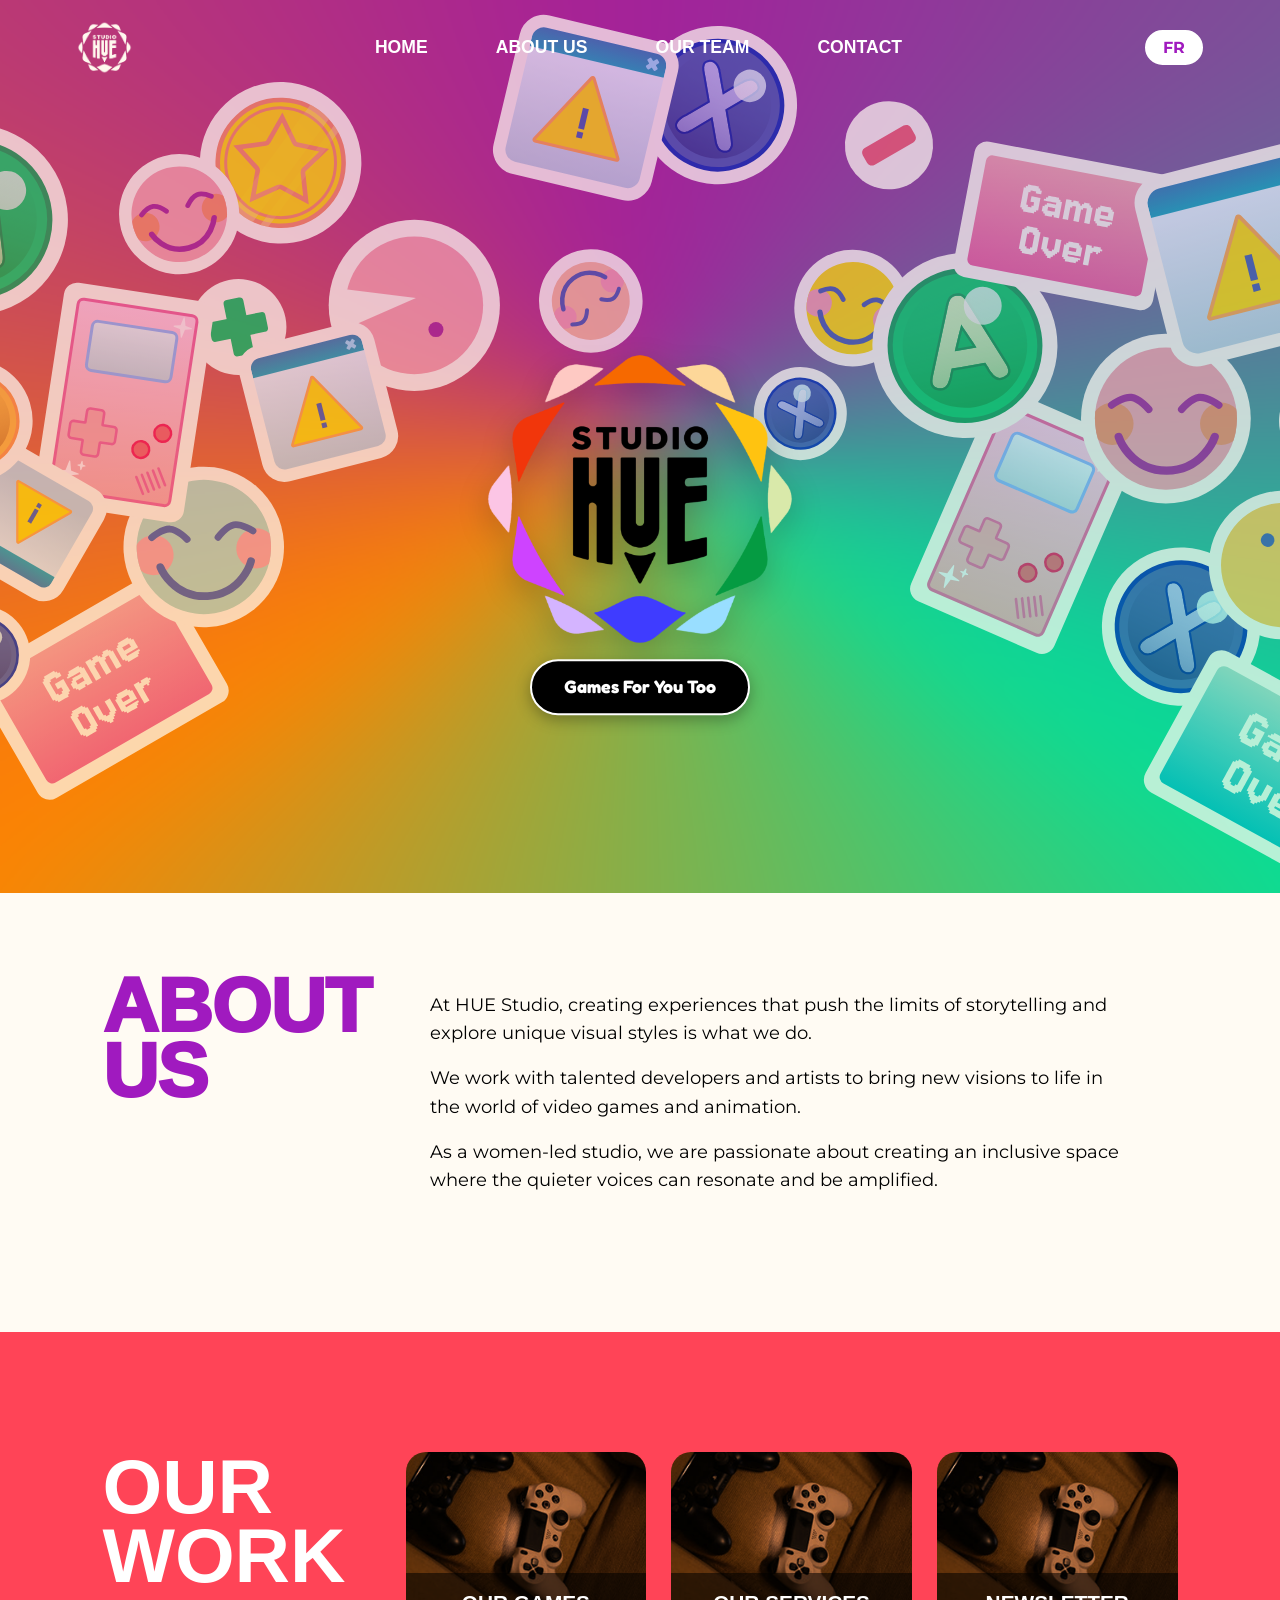
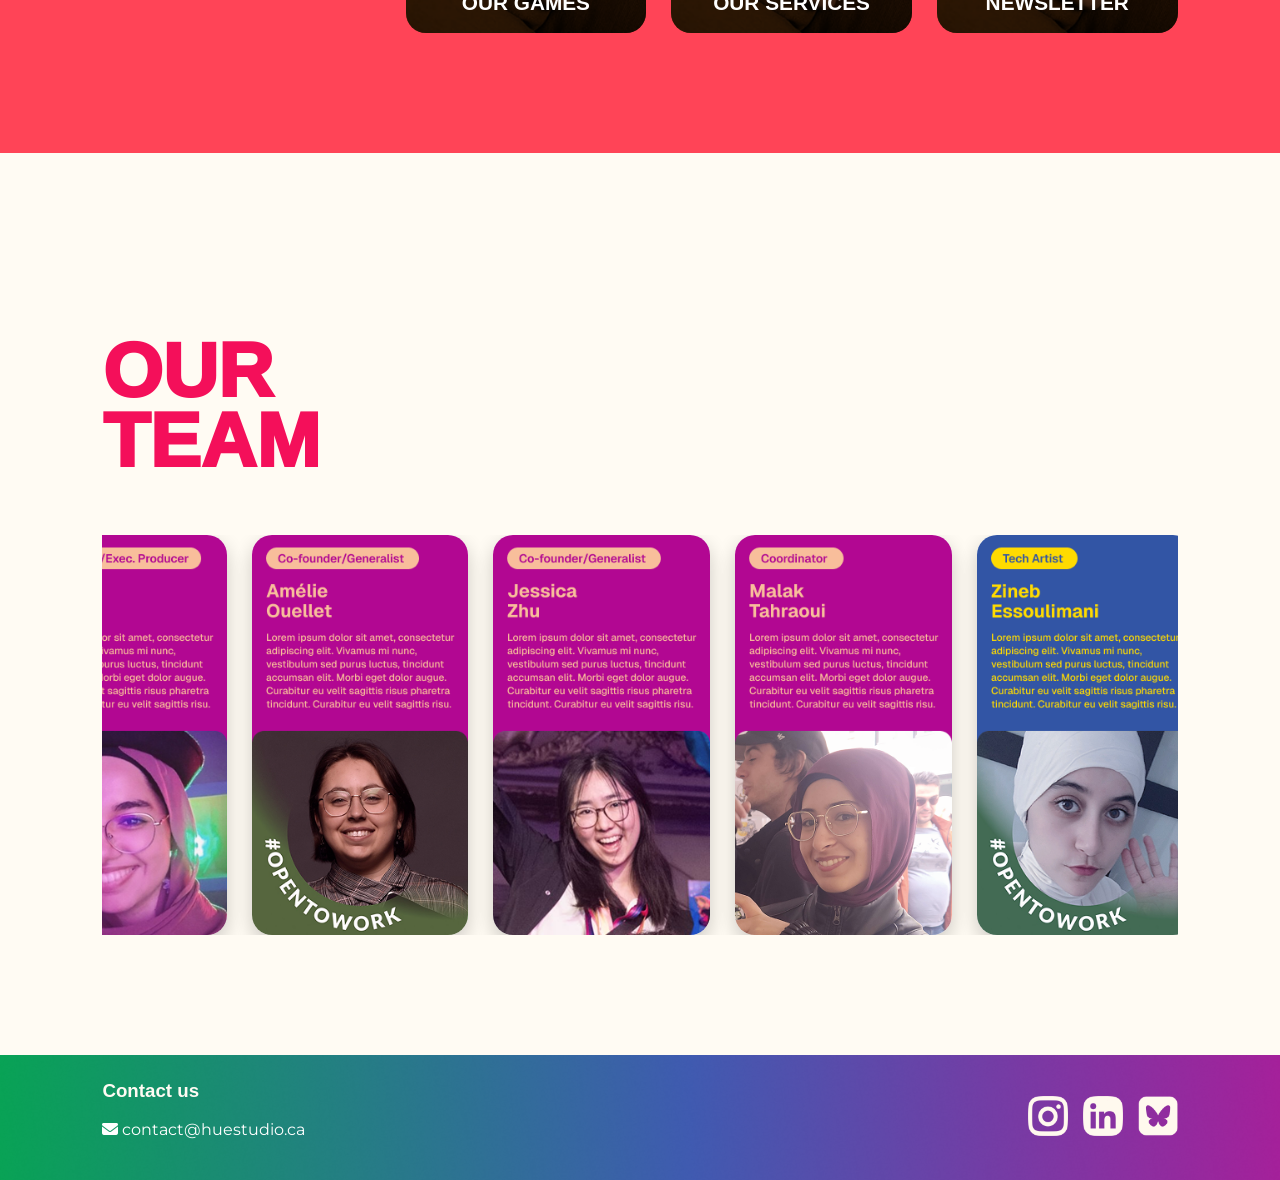
<file: index.html>
<!DOCTYPE html>
<html lang="en-US">

<head>
    <meta charset="UTF-8" />
    <meta name="viewport" content="width=device-width, initial-scale=1.0" />
    <title>Home - Hue Studio</title>
    <link rel="stylesheet" href="css/styles.css" />
    <link rel="stylesheet" href="https://cdnjs.cloudflare.com/ajax/libs/font-awesome/6.4.0/css/all.min.css">
    <link href="https://fonts.googleapis.com/css2?family=Fredoka+One&display=swap" rel="stylesheet">
    <link href="https://fonts.googleapis.com/css2?family=Montserrat:wght@400;600&display=swap" rel="stylesheet">
    <link rel="icon" type="image/png" href="images/cropped-STUDIOHUE_ICON-32x32.png">
    <script src="javascript/script.js"></script>
    <script src="javascript/translate.js"></script>
</head>

<body>

    <header>
        <img src="images/Logo_StudioHue_beige.png" alt="Petit logo" class="logo-haut" id="menu-toggle" />

        <nav>
            <ul class="nav-center">
                <li><a href="#HOME" data-translate="home">HOME</a></li>
                <li><a href="#ABOUT US" data-translate="about">ABOUT US</a></li>
                <li><a href="#OUR TEAM" data-translate="team">OUR TEAM</a></li>
                <li><a href="#CONTACT" data-translate="contact">CONTACT</a></li>
            </ul>
        </nav>

        <button id="translate-btn" class="translate-btn">FR</button>
    </header>

    <div class="background-color" id="HOME">
        <img src="images/SVG_Header-2.svg" alt="Fond décoratif" class="fond-svg" />
        <main class="page_principale">
            <img src="images/Logo_StudioHue_transparent.png" class="logo-centre" alt="Studio Hue Logo">
            <div class="tagline" data-translate="tagline">Games For You Too</div>
        </main>
    </div>

    <section class="background">
        <section class="about-us" id="ABOUT US">
            <div class="about-title" data-translate="about-title">
                ABOUT<br>US
            </div>

            <!--Texte à propos-->
            <div class="about-text">
                <p data-translate="about-text-1">
                    At HUE Studio, creating experiences that push the limits of storytelling and explore unique visual
                    styles is what we do.
                </p>
                <p data-translate="about-text-2">
                    We work with talented developers and artists to bring new visions to life in the world of video
                    games and animation.
                </p>
                <p data-translate="about-text-3">
                    As a women-led studio, we are passionate about creating an inclusive space where the quieter voices
                    can resonate and be amplified.
                </p>
            </div>
        </section>
    </section>

    <section class="ourwork-section">
        <div class="ourwork-left">
            <h2 data-translate="ourwork">OUR<br>WORK</h2>
        </div>

        <div class="ourwork-right">
            <a href="html/ourgame.html">
                <div class="work-card">
                    <!--Image de la card-->
                    <img src="images/ActivityPlaceholder2.png" alt="Our Games">
                    <div class="overlay" data-translate="games">OUR GAMES</div>
                </div>
            </a>

            <a href="html/ourservices.html">
                <div class="work-card">
                    <!--Image de la card-->
                    <img src="images/ActivityPlaceholder2.png" alt="Our Services">
                    <div class="overlay" data-translate="services">OUR SERVICES</div>
                </div>
            </a>

            <a href="https://www.linkedin.com/company/huestudiogames/">
                <div class="work-card">
                    <!--Image de la card-->
                    <img src="images/ActivityPlaceholder2.png" alt="Newsletter">
                    <div class="overlay" data-translate="newsletter">NEWSLETTER</div>
                </div>
            </a>
        </div>
    </section>

    <section class="ourteam-section" id="OUR TEAM">
        <div class="ourteam-left">
            <h2 data-translate="team2">OUR<br>TEAM</h2>
        </div>

        <div class="carousel-wrapper">
            <div class="carousel-track">
                <!--Images des membres de l'équipe-->
                <div class="card"><img src="images/Member1-1.png"></div>
                <div class="card"><img src="images/Member2-1.png"></div>
                <div class="card"><img src="images/Member3.png"></div>
                <div class="card"><img src="images/Member4.png"></div>
                <div class="card"><img src="images/Member5.png"></div>
                <div class="card"><img src="images/Member6.png"></div>
                <div class="card"><img src="images/Member7.png"></div>
            </div>
        </div>
    </section>

    <footer class="footer" id="CONTACT">
        <div class="footer-container">

            <div class="footer-left">
                <h3 data-translate="contact-title">Contact us</h3>
                <a href="mailto:contact@huestudio.ca" style="text-decoration: none;">
                    <p><i class="fa-solid fa-envelope"></i> contact@huestudio.ca</p>
                </a>
            </div>

            <div class="footer-right">
                <a href="https://www.instagram.com/studiohuegames/"><img src="images/Logo_Instagram.png"></a>
                <a href="https://www.linkedin.com/company/huestudiogames/posts/?feedView=all"><img
                        src="images/Logo_Linkedin.png"></a>
                <a href="https://www.linkedin.com/company/huestudiogames/posts/?feedView=all"><img
                        src="images/Logo_Bsky.png"></a>
            </div>

        </div>
    </footer>
</body>

</html>
</file>
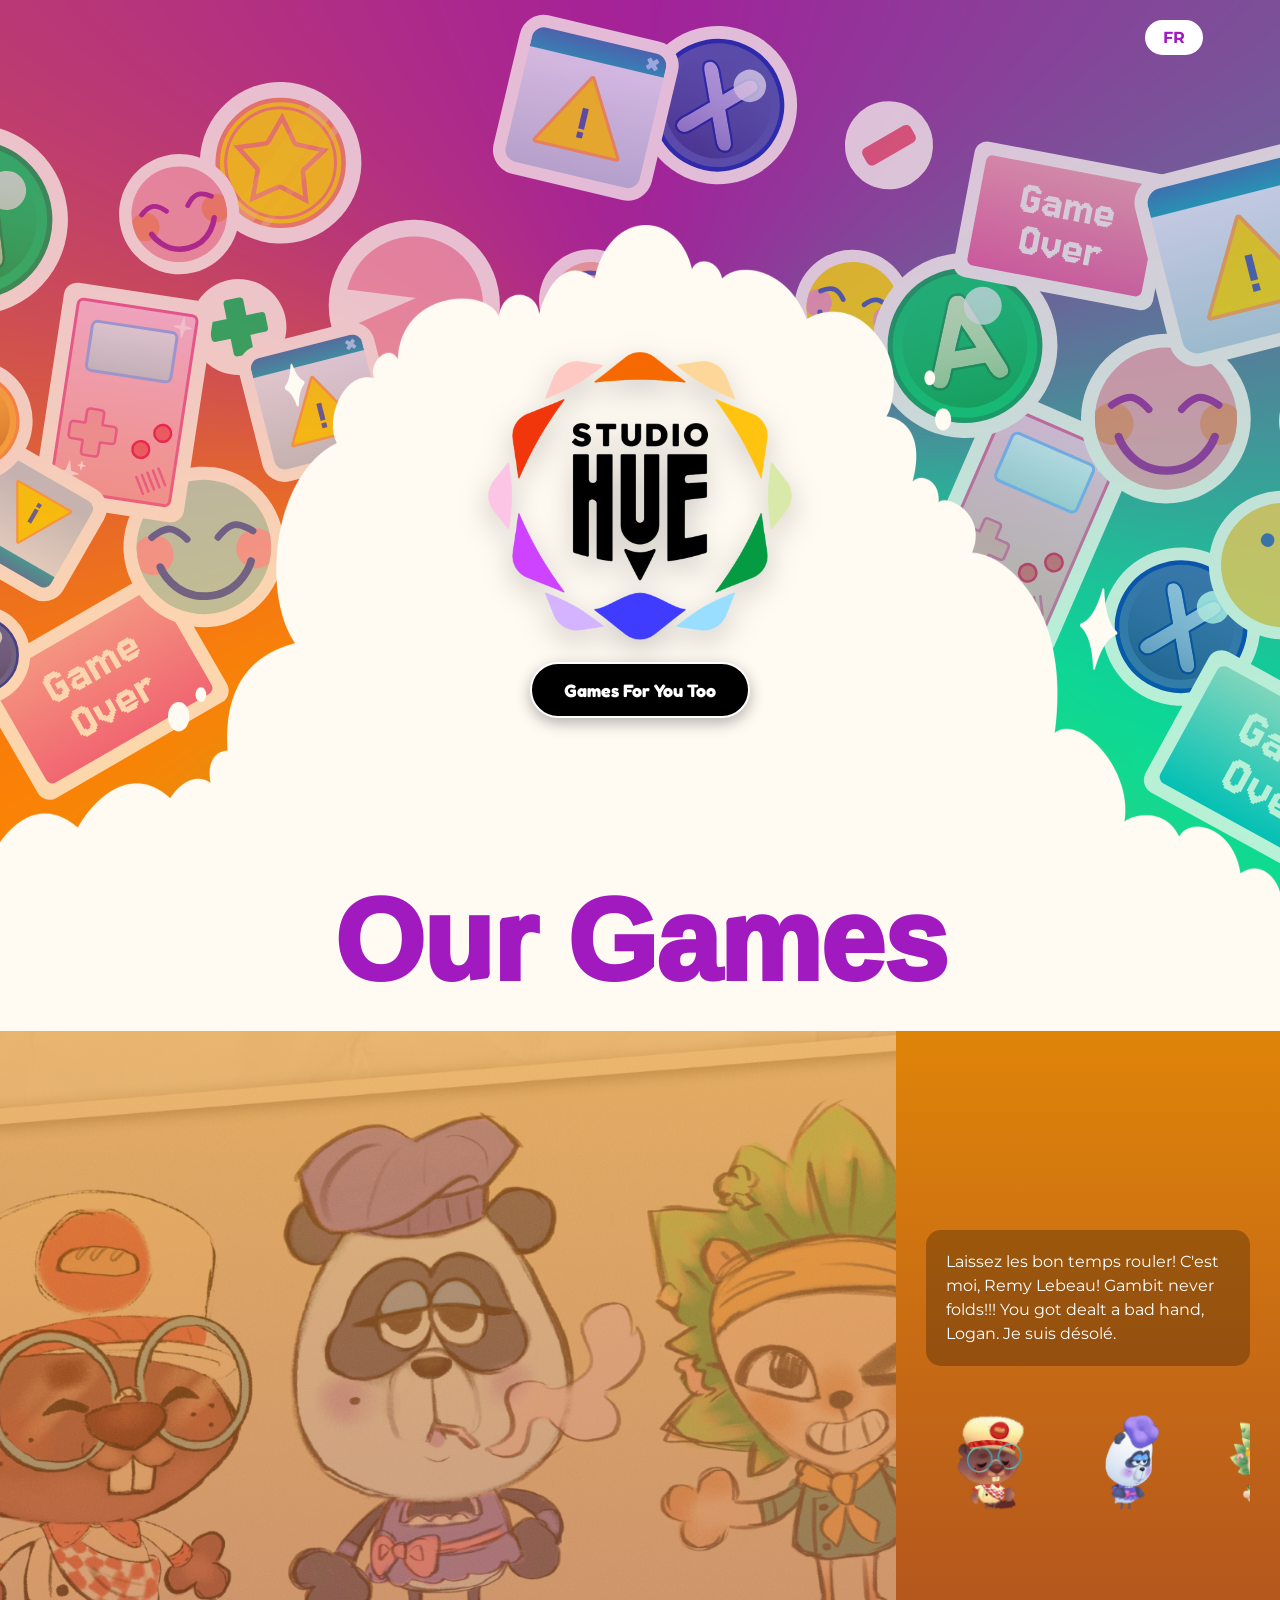
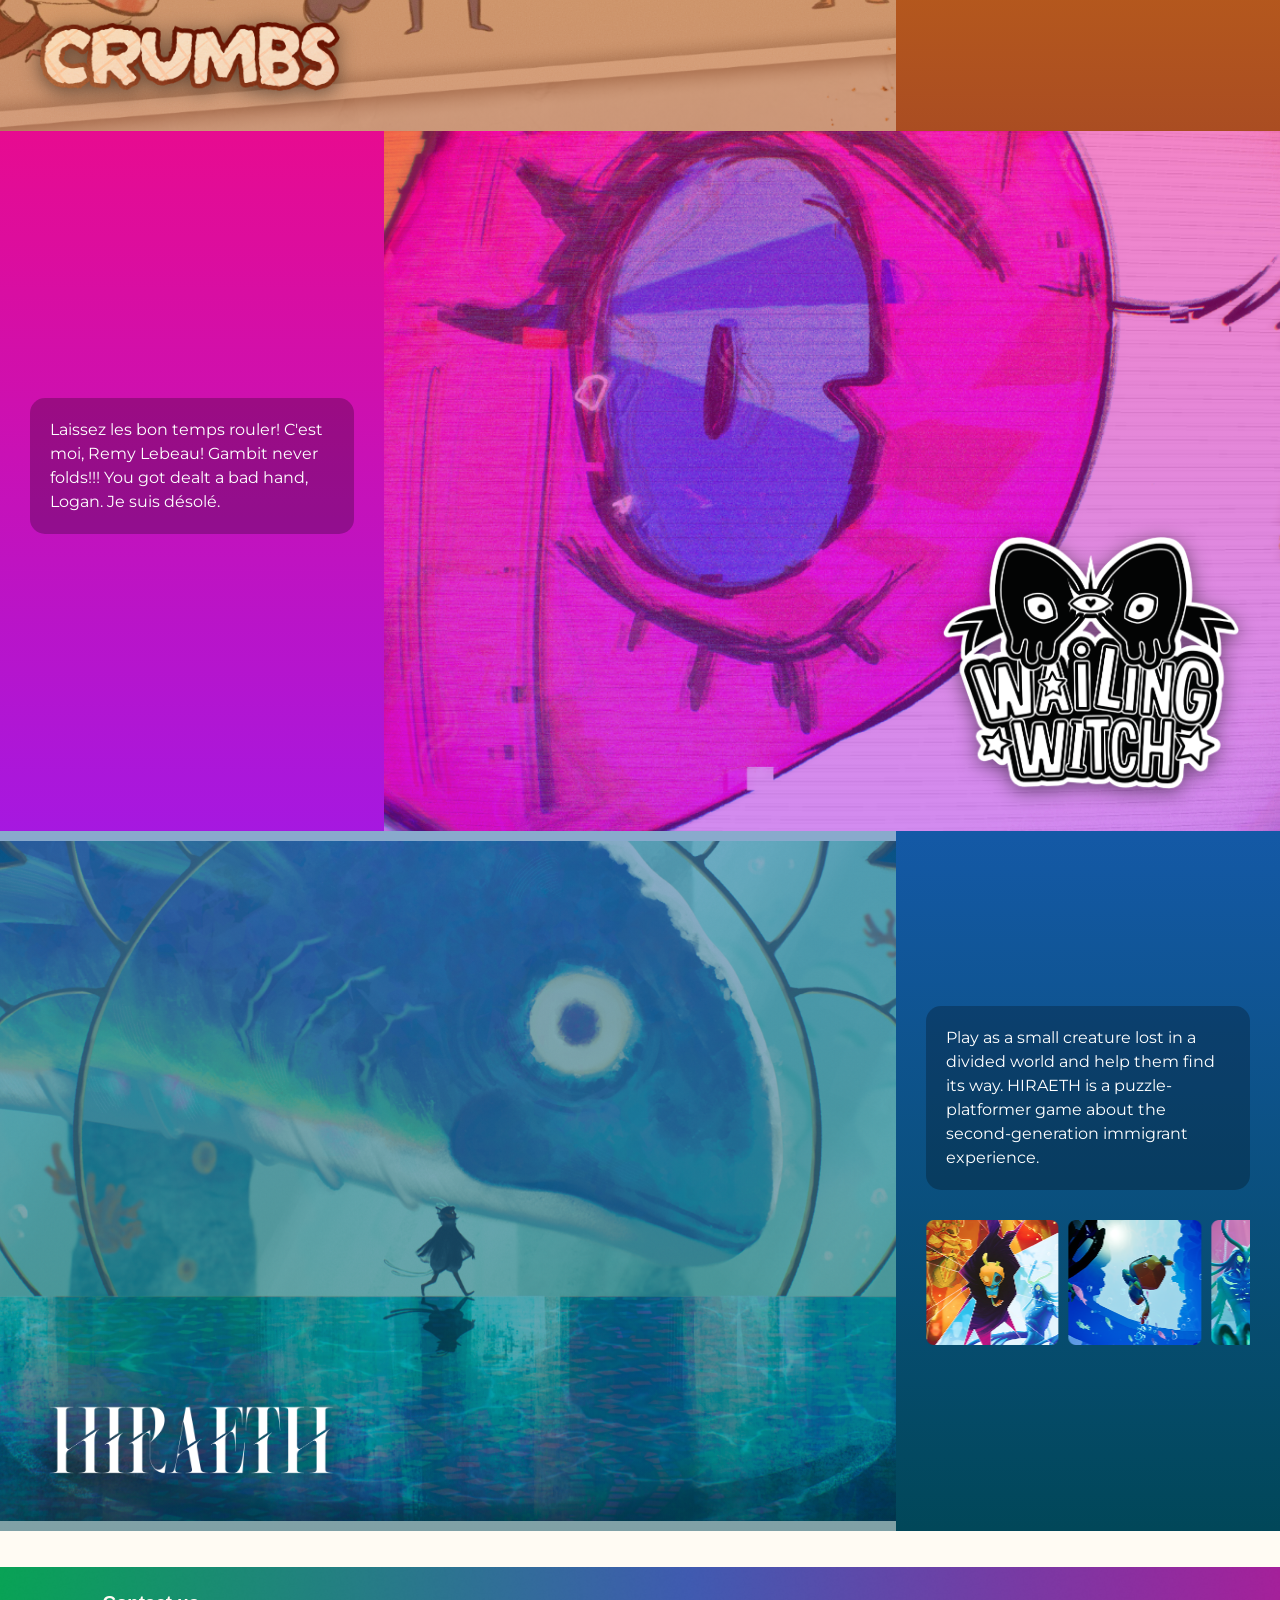
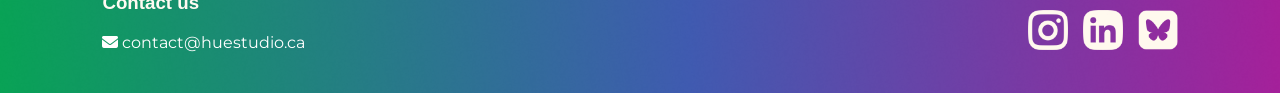
<file: html/ourgame.html>
<!DOCTYPE html>
<html lang="en-US">
<head>
    <meta charset="UTF-8" />
    <meta name="viewport" content="width=device-width, initial-scale=1.0" />
    <title>OUR GAMES - Hue Studio</title>
    <link rel="stylesheet" href="../css/games_style.css" />
    <link rel="stylesheet" href="../css/styles.css" />
    <link rel="stylesheet" href="https://cdnjs.cloudflare.com/ajax/libs/font-awesome/6.4.0/css/all.min.css">
    <link href="https://fonts.googleapis.com/css2?family=Fredoka+One&display=swap" rel="stylesheet">
    <link href="https://fonts.googleapis.com/css2?family=Montserrat:wght@400;600&display=swap" rel="stylesheet">
    <link rel="icon" type="image/png" href="../images/cropped-STUDIOHUE_ICON-32x32.png">
    <script src="../javascript/games.js"></script>
    <script src="../javascript/translate.js"></script>
</head>

<body>
<header>
    <a href=""></a>
    <button id="translate-btn" class="translate-btn">FR</button>
</header>

<div class="background-color" id="HOME">
    <img src="../images/SVG_Header-2.svg" alt="Fond décoratif" class="fond-svg" />
    <main class="page_principale">
        <div class="hero-background-cloud">
            <a href="../index.html"><img src="../images/Logo_StudioHue_transparent.png" class="logo-centre" alt="Studio Hue Logo"></a>
        </div>

        </section><div class="tagline" data-translate="tagline">Games For You Too</div>
    </main>
    <img src="../images/cloud.png" class="nuage" alt="Séparation nuage">
</div>


<section class="background">
    <section class="games-title-style">
        <div class="our-games-title" data-translate="ourgames">Our Games</div>
    </section>
</section>


<section class="games-container">
    <!-- 1er jeu : Crumbs -->
    <section class="game-strip crumbs">
        <!-- background du jeu -->
        <div class="visual-side" style="
                background-image: 
                    linear-gradient(180deg, rgba(223,132,9,0.5) 0%, rgba(170,77,34,0.5) 100%),
                    url('../images/games/Crumbs/Crumbs-Custom-1.png');
            ">
            <!-- logo du jeu -->
            <img src="../images/games/Crumbs/CrumbsTitle.png" class="logo-left">
        </div>
        <div class="info-side">
            <div class="text-content" data-translate="crumbs-text">
                <!--description-->
                <p>
                    Laissez les bon temps rouler! C'est moi, Remy Lebeau! Gambit never folds!!! You got dealt a bad hand, Logan. Je suis désolé.
                </p>
            </div>
            <div class="mini-gallery">
                <!-- les gif -->
                <img src="../images/games/Crumbs/beaver_idle2.gif">
                <img src="../images/games/Crumbs/panda_poe.gif">
                <img src="../images/games/Crumbs/hedge_pet_01.gif">
            </div>
        </div>
    </section>

    <!-- 2e jeu : Witch -->
    <section class="game-strip witch">
        <div class="info-side">
            <div class="text-content" data-translate="witch-text">
                <!--description-->
                <p>
                    Laissez les bon temps rouler! C'est moi, Remy Lebeau! Gambit never folds!!! You got dealt a bad hand, Logan. Je suis désolé.
                </p>
            </div>
        </div>
        <!-- le background du jeu -->
        <div class="visual-side" style="
                background-image: 
                linear-gradient(180deg, rgba(231,11,144,0.5) 0%, rgba(166,24,224,0.5) 100%),
                url('../images/games/Wailing_Witch/WWArt_01.5-Custom-1.png');
        ">
            <!-- logo du jeu -->
            <img src="../images/games/Wailing_Witch/WailingWitch_Logo-1.png" class="logo-right">
        </div>
    </section>

    <!-- 3e jeu : Hiraeth -->
    <section class="game-strip hiraeth">
        <!-- le background du jeu -->
        <div class="visual-side" style="
            background-image: 
                    linear-gradient(180deg, rgba(20,89,166,0.5) 0%, rgba(1,71,89,0.5) 100%),
                    url('../images/games/Hiraeth/HIRAETH-Custom.png');">
            <!-- logo du jeu -->
            <img src="../images/games/Hiraeth/HiraethTitle-1.png" class="logo-left">
        </div>
        <div class="info-side">
            <div class="text-content" data-translate="hiraeth-text">
                <!--description-->
                <p>
                    Play as a small creature lost in a divided world and help them find its way. HIRAETH is a puzzle-platformer game about the second-generation immigrant experience.
                </p>
            </div>
            <div class="mini-gallery">
                <div class="carousel-track">
                    <!-- images du carousel -->
                    <img src="../images/games/Hiraeth/H1.png">
                    <img src="../images/games/Hiraeth/H2.png">
                    <img src="../images/games/Hiraeth/H3.png">
                    <img src="../images/games/Hiraeth/H4.png">
                    <img src="../images/games/Hiraeth/H5.png">
                    <img src="../images/games/Hiraeth/H1.png">
                    <img src="../images/games/Hiraeth/H2.png">
                    <img src="../images/games/Hiraeth/H3.png">
                    <img src="../images/games/Hiraeth/H4.png">
                    <img src="../images/games/Hiraeth/H5.png">
                </div>
            </div>
        </div>
    </section>
</section><br><br>

<footer class="footer">
    <div class="footer-container">
        <div class="footer-left">
            <h3 data-translate="contact-title">Contact us</h3>
            <a href="mailto:contact@huestudio.ca" style="text-decoration: none;"><p><i class="fa-solid fa-envelope"></i> contact@huestudio.ca</p></a>
        </div>
        <div class="footer-right">
            <img src="../images/Logo_Instagram.png" alt="Instagram" />
            <img src="../images/Logo_Linkedin.png" alt="LinkedIn" />
            <img src="../images/Logo_Bsky.png" alt="Bluesky" />
        </div>
    </div>
</footer>
</body>
</html>
</file>
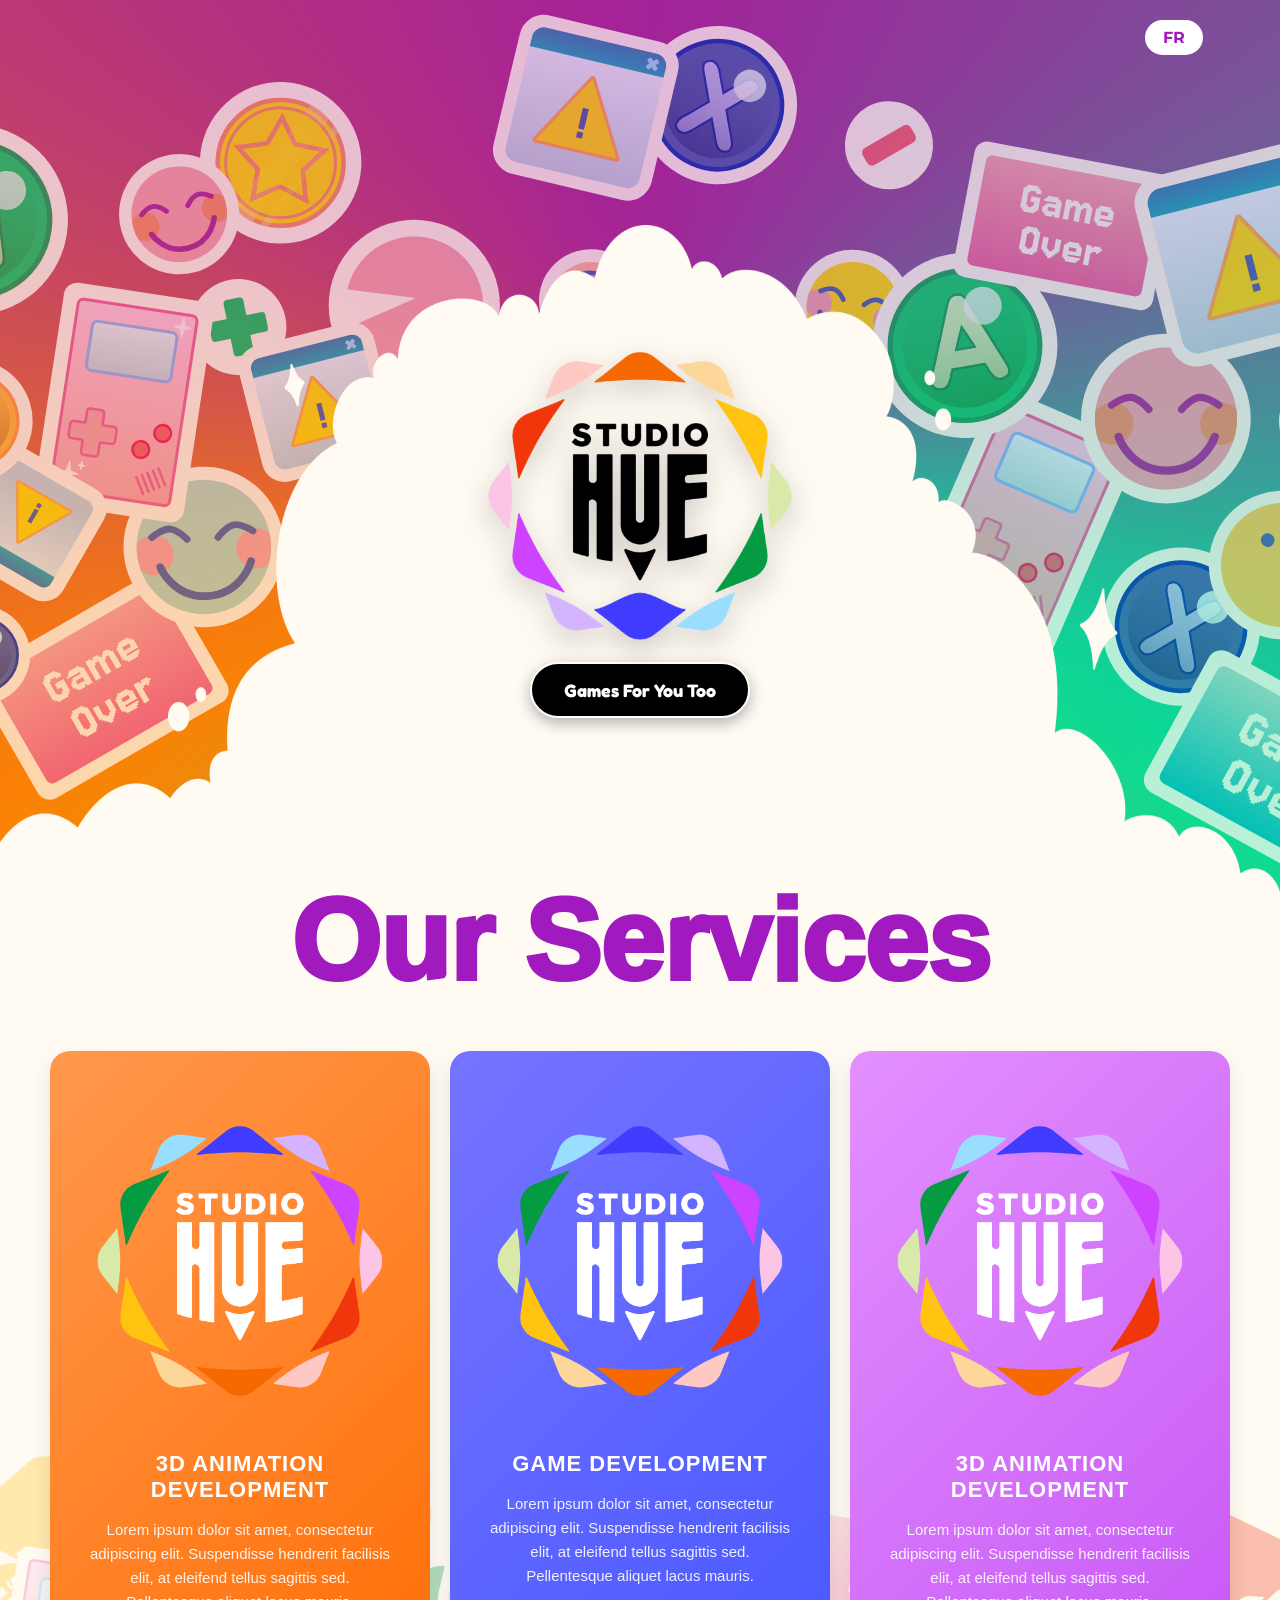
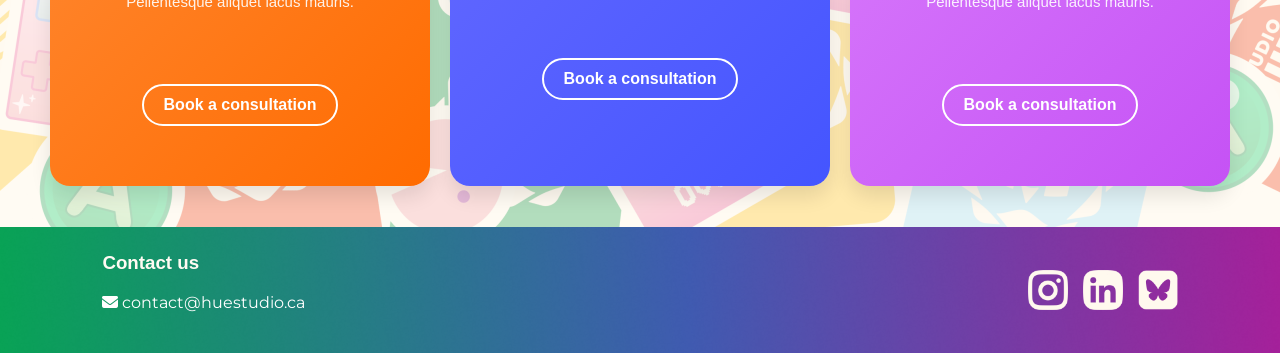
<file: html/ourservices.html>
<!DOCTYPE html>
<html lang="en-US">
<head>
    <meta charset="UTF-8" />
    <meta name="viewport" content="width=device-width, initial-scale=1.0" />
    <title>Our Services - Hue Studio</title>
    <link rel="stylesheet" href="../css/styles.css" />
    <link rel="stylesheet" href="../css/service_style.css" />
    <link rel="stylesheet" href="https://cdnjs.cloudflare.com/ajax/libs/font-awesome/6.4.0/css/all.min.css">
    <link href="https://fonts.googleapis.com/css2?family=Fredoka+One&display=swap" rel="stylesheet">
    <link href="https://fonts.googleapis.com/css2?family=Montserrat:wght@400;600&display=swap" rel="stylesheet">
    <link rel="icon" type="image/png" href="../images/cropped-STUDIOHUE_ICON-32x32.png">
    <script src="../javascript/translate.js"></script>
</head>

<body>
<header>
    <a href=""></a>
    <button id="translate-btn" class="translate-btn">FR</button>
</header>

<div class="background-color" id="HOME">
    <img src="../images/SVG_Header-2.svg" alt="Fond décoratif" class="fond-svg" />
    <main class="page_principale">
        <div class="hero-background-cloud">
            <a href="../index.html"><img src="../images/Logo_StudioHue_transparent.png" class="logo-centre" alt="Studio Hue Logo"></a>
        </div>

        </section><div class="tagline" data-translate="tagline">Games For You Too</div>
    </main>
    <img src="../images/cloud.png" class="nuage" alt="Séparation nuage">
</div>

<section class="background">
    <section class="our-services-title-style">
        <div class="our-services-title" data-translate="ourservices">Our Services</div>
    </section>
</section>

<section class="fond_card">
<div class="hue-cards-container">

<div class="hue-card card-orange">
    <!-- logo -->
    <img src="../images/STUDIOHUE_LOGO-PRINCIPAL_RGB_Inverse_NORMAL-STATE.png" alt="Studio Hue Logo">
    <h3 data-translate="service1-title">3D Animation Development</h3>
    <!--description-->
    <p data-translate="service1-text">Lorem ipsum dolor sit amet, consectetur adipiscing elit. Suspendisse hendrerit facilisis elit, at eleifend tellus sagittis sed. Pellentesque aliquet lacus mauris.</p>
    <a href="#" data-translate="service1-link">Book a consultation</a>
</div>

<div class="hue-card card-blue">
    <!-- logo -->
    <img src="../images/STUDIOHUE_LOGO-PRINCIPAL_RGB_Inverse_NORMAL-STATE.png" alt="Studio Hue Logo">
    <h3 data-translate="service2-title">Game Development</h3>
    <!--description-->
    <p data-translate="service2-text">Lorem ipsum dolor sit amet, consectetur adipiscing elit. Suspendisse hendrerit facilisis elit, at eleifend tellus sagittis sed. Pellentesque aliquet lacus mauris.</p>
    <a href="#" data-translate="service2-link">Book a consultation</a>
</div>

<div class="hue-card card-purple">
    <!-- logo -->
    <img src="../images/STUDIOHUE_LOGO-PRINCIPAL_RGB_Inverse_NORMAL-STATE.png" alt="Studio Hue Logo">
    <h3 data-translate="service3-title">3D Animation Development</h3>
    <!--description-->
    <p data-translate="service3-text">Lorem ipsum dolor sit amet, consectetur adipiscing elit. Suspendisse hendrerit facilisis elit, at eleifend tellus sagittis sed. Pellentesque aliquet lacus mauris.</p>
    <a href="#" data-translate="service3-link">Book a consultation</a>
</div>

</div>
</section>

<img src="../images/Servicesbackground-scaled.png" alt="Décor bas" class="bottom-image">

<footer class="footer">
    <div class="footer-container">
        <div class="footer-left">
            <h3 data-translate="contact-title">Contact us</h3>
            <a href="mailto:contact@huestudio.ca" style="text-decoration: none;"><p><i class="fa-solid fa-envelope"></i> contact@huestudio.ca</p></a>
        </div>
        <div class="footer-right">
            <img src="../images/Logo_Instagram.png" alt="Instagram" />
            <img src="../images/Logo_Linkedin.png" alt="LinkedIn" />
            <img src="../images/Logo_Bsky.png" alt="Bluesky" />
        </div>
    </div>
</footer>
</body>
</html>
</file>
<file: css/styles.css>
/* ==============================
   RESET & BASE
   ============================== */
html, body {
  max-width: 100%;
  overflow-x: hidden;
}
* {
  box-sizing: border-box;
}

body {
  margin: 0;
  font-family: Arial, sans-serif;
  background-color: #fffbf3;
  position: relative;
}

/* ==============================
   HERO / BACKGROUND
   ============================== */

.background-color {
  position: relative;
  width: 100%;
  height: 100vh;
  background-image: url("../images/Header_Gradient.png");
  background-size: cover;
  background-position: center;
  overflow: hidden;
  z-index: 0;
}

.background {
  background-color: #fffbf3;
  margin-top: -7px;
}

.fond-svg {
  position: absolute;
  top: 0;
  left: 0;
  width: 100%;
  height: 100%;
  object-fit: cover;
  transition: transform .15s linear;
  z-index: -1;
}

.fond-stickers {
  position: absolute;
  width: 100%;
  height: 100%;
  object-fit: cover;
  z-index: 2;
  pointer-events: none;
}

/* ==============================
   HEADER
   ============================== */

header {
  position: absolute;
  top: 20px;
  width: 100%;
  display: flex;
  justify-content: space-between;
  align-items: center;
  padding: 0 6%;
  z-index: 10;
}

.logo-haut {
  height: 55px;
  width: auto;
  transition: .3s;
  cursor: pointer;
}

.logo-haut:hover {
  transform: scale(1.1);
}

nav ul {
  list-style: none;
  display: flex;
  gap: 40px;
  margin: 0;
  padding: 0;
}

nav a {
  text-decoration: none;
  color: white;
  font-weight: bold;
  font-size: 1.1rem;
  transition: .25s;
  padding: 6px 14px;
  border-radius: 30px;
}

header li:hover a {
  background: white;
  color: #a01abf;
}

.translate-btn {
  background: white;
  color: #a01abf;
  border: 2px solid white;
  padding: 6px 16px;
  border-radius: 30px;
  font-family: 'Montserrat', sans-serif;
  font-weight: 700;
  font-size: 1rem;
  cursor: pointer;
  transition: 0.25s;
}

.translate-btn:hover {
  background: #a01abf;
  color: white;
}

/* ==============================
   HERO CONTENT
   ============================== */

main.page_principale {
  position: absolute;
  top: 58%;
  left: 50%;
  transform: translate(-50%, -50%);
  display: flex;
  flex-direction: column;
  align-items: center;
  text-align: center;
  z-index: 6;
  width: 100%;
  pointer-events: none;
}

.hero-background-cloud {
  display: flex;
  justify-content: center;
  align-items: center;
  margin-bottom: 0.5vw;
  pointer-events: auto;
  background: transparent;
  padding: 0;
}

.logo-centre {
  width: 25vw;
  min-width: 180px;
  max-width: 500px;
  height: auto;
  display: block;
  margin: 0;
  filter: drop-shadow(0 10px 15px rgba(0,0,0,0.2));
  transition: transform 0.25s ease;
  z-index: 10;
  margin-top: 10px;
}

.logo-centre:hover {
  transform: scale(1.1);
}

.tagline {
  display: inline-flex;
  align-items: center;
  background: black;
  border: 2px solid white;
  border-radius: 40px;
  padding: 1.2vw 2.5vw;
  font-size: 1.4vw;
  font-weight: bold;
  color: white;
  font-family: 'Fredoka One', cursive, sans-serif;
  pointer-events: auto;
  white-space: nowrap;
  box-shadow: 0 5px 15px rgba(0,0,0,0.3);
}

/* ==============================
   CLOUD SEPARATOR
   ============================== */
/* ==============================
   CLOUD SEPARATOR
   ============================== */

.nuage {
  display: block;
  width: 100%;
  max-width: 100%;
  height: 75vh;
  position: absolute;
  bottom: 0;
  left: 50%;
  transform: translateX(-50%);
  z-index: 5;
  pointer-events: none;
  padding: 0;
  line-height: 0;
}

/* ==============================
   ABOUT US
   ============================== */

.about-us {
  display: flex;
  flex-wrap: wrap;
  gap: 60px;
  padding: 80px 8% 120px 8%;
  align-items: flex-start;
  background-color: #fffbf3;
  position: relative;
  z-index: 4;
  margin-top: 0;
}

.about-title {
  font-family: 'Erica One', sans-serif;
  font-size: 6vw;
  line-height: 0.85;
  color: #a01abf;
  margin: 0;
  font-weight: 1000;
  letter-spacing: -1px;
}

.about-text {
  font-family: 'Montserrat', sans-serif;
  max-width: 700px;
  font-size: 1.1rem;
  line-height: 1.6;
}

/* ==============================
   OUR WORK
   ============================== */

.ourwork-section {
  display: flex;
  justify-content: space-between;
  align-items: flex-start;
  background: #ff4457;
  padding: 120px 8%;
  gap: 60px;
  font-weight: 1000;
}

.ourwork-left h2 {
  font-family: 'Erica One', sans-serif;
  font-size: 6vw;
  color: white;
  margin: 0;
  line-height: 0.9;
}

.ourwork-right {
  display: flex;
  gap: 25px;
}

/* 🔥 WORK-CARD RESPONSIVE */
.work-card {
  position: relative;
  width: 100%;
  max-width: 320px;
  aspect-ratio: 4 / 3;
  border-radius: 20px;
  overflow: hidden;
  cursor: pointer;
  flex-shrink: 0;
}

.work-card img {
  width: 100%;
  height: 100%;
  object-fit: cover;
  transition: filter 0.3s;
}

.work-card .overlay {
  position: absolute;
  bottom: 0;
  width: 100%;
  padding: 18px 0;
  background: rgba(0, 0, 0, .55);
  color: white;
  font-size: 1.3rem;
  font-weight: 700;
  text-align: center;
}

.work-card:hover {
  transform: translateY(-15px);
  animation: floatCard 0.6s ease infinite alternate;
}

@keyframes floatCard {
  0% { transform: translateY(0); }
  100% { transform: translateY(-15px); }
}

/* ==============================
   OUR TEAM
   ============================== */

.ourteam-section {
  padding: 120px 8%;
  background-color: #fffbf3;
  overflow: hidden;
}

.ourteam-left h2 {
  font-family: 'Erica One', sans-serif;
  font-size: 6vw;
  color: #f40f5a;
  margin-bottom: 60px;
  line-height: 0.9;
  font-weight: 1000;
}

.carousel-wrapper {
  width: 100%;
  overflow-x: scroll;
  overflow-y: hidden;
  position: relative;
  cursor: grab;
  touch-action: none;
  display: flex;
  scroll-behavior: auto;
  scrollbar-width: none;
  -ms-overflow-style: none;
}

.carousel-wrapper::-webkit-scrollbar {
  display: none;
}

.carousel-track {
  display: inline-flex;
  gap: 25px;
  width: max-content;
  will-change: transform;
  animation: none;
}

.carousel-wrapper:active {
  cursor: grabbing;
}

.carousel-wrapper:hover .carousel-track,
.carousel-wrapper:active .carousel-track {
  animation-play-state: paused;
}

.card {
  flex-shrink: 0;
  border-radius: 20px;
  overflow: hidden;
  box-shadow: 0 8px 20px rgba(0, 0, 0, 0.2);
  display: flex;
  background: white;
  user-select: none;
  -webkit-user-drag: none;
}

.card img {
  width: auto;
  height: 400px;
  object-fit: cover;
  display: block;
  pointer-events: none;
}

/* ==============================
   FOOTER
   ============================== */

.footer {
  background-image: url("../images/Footer_Gradient.png");
  background-size: cover;
  background-position: center;
  padding: 25px 8%;
  color: white;
}

.footer-container {
  display: flex;
  justify-content: space-between;
  align-items: center;
  flex-wrap: wrap;
  gap: 20px;
}

.footer-left h3 {
  margin-top: 0;
  font-family: 'Erica One', sans-serif;
  color: #fffbf3;
}

.footer-left p {
  font-family: 'Montserrat', sans-serif;
  font-size: 1rem;
}

.footer-left a {
  color: white;
  text-decoration: none;
  transition: color 0.3s;
}

.footer-left a:hover {
  color: #a01abf;
}

.footer-right {
  display: flex;
  align-items: center;
}

.footer-right img {
  width: 40px;
  margin-left: 15px;
  transition: .2s;
  cursor: pointer;
}

.footer-right img:hover {
  transform: scale(1.2);
}
@media (max-width: 1215px) {
  .logo-centre {
    margin-top: 100px;
  }
  .logo-centre {
    width: 30vw;
  }
}
@media (max-width: 1150px) {
  .logo-centre {
    width: 30vw;
    margin-top: 170px;
  }
  .nuage {
    width: 1200px;
    max-width: none;
    position: absolute;
    bottom: 0;
    left: 50%;
    transform: translateX(-50%);
    margin-top: -17px;
    height: 65vh;
  }
}
/* ==============================
   RESPONSIVE MOBILE
   ============================== */

@media (max-width: 900px) {
  html, body {
    overflow-x: hidden;
  }

  header {
    flex-direction: row; /* ⬅️ au lieu de column */
    justify-content: space-between;
    align-items: center;
    flex-wrap: wrap; /* permet au menu d'aller en dessous */
  }

  nav {
    width: 100%;
    order: 3;
  }

  .nav-center {
      flex-direction: column;
      align-items: center;
      /* Fond transparent par défaut */
      background: transparent; 
      width: 100%;
      border-radius: 20px;
      margin-top: 10px;
      padding: 10px 0;

      /* Caché par défaut */
      max-height: 0;
      overflow: hidden;
      transition: max-height 0.3s ease, background 0.3s ease;
  }

  /* Le fond sombre n'apparaît que quand le menu est actif */
  .nav-center.active {
      background: rgba(0, 0, 0, 0.85);
      max-height: 300px;
  }

  .nav-center li {
    margin: 10px 0;
  }
  
  nav ul {
    gap: 15px;
  }

  nav a {
    font-size: 0.9rem;
  }

  .logo-haut {
    height: 40px;
    margin-right: auto;
  }
  .translate-btn {
    margin-left: auto;
  }

  main.page_principale {
    top: 65%;
    padding: 0 10px;
  }

  .tagline {
    font-size: 3.5vw;
    padding: 10px 18px;
    white-space: normal;
    text-align: center;
  }

  .about-us {
    flex-direction: column;
    gap: 30px;
    padding: 60px 6%;
    margin-top: -40px;
  }

  .about-title {
    font-size: 12vw;
  }

  .logo-centre {
    margin-top: 0px;
  }

  .about-text {
    font-size: 1rem;
  }

  .ourwork-section {
    flex-direction: column;
    gap: 40px;
    padding: 80px 6%;
  }

  .ourwork-left {
    margin-bottom: 20px;
  }

  .ourwork-left h2 {
    font-size: 12vw;
  }

  .ourwork-right {
    display: flex;
    flex-direction: column;
    gap: 20px;
    overflow-x: hidden;
    overflow-y: visible;
    padding-bottom: 0;
  }

  /* 🔥 MOBILE WORK-CARD */
  .work-card {
    max-width: 100%;
    aspect-ratio: 4 / 3;
  }

  .ourteam-section {
    padding: 80px 6%;
  }

  .ourteam-left h2 {
    font-size: 12vw;
  }

  .card img {
    height: 280px;
  }

  .footer-container {
    flex-direction: column;
    text-align: center;
  }

  .footer-right {
    justify-content: center;
  }

  .nuage {
    width: 1200px;
    max-width: none;
    position: absolute;
    bottom: 0;
    left: 50%;
    transform: translateX(-50%);
  }
}

/* ==============================
   PETITS TÉLÉPHONES
   ============================== */

@media (max-width: 480px) {

  .logo-centre {
    width: 75vw;
  }

  .tagline {
    font-size: 4vw;
  }

  .about-title,
  .ourwork-left h2,
  .ourteam-left h2 {
    font-size: 14vw;
  }

  .work-card {
    max-width: 100%;
  }

  .card img {
    height: 240px;
  }

  .nuage {
    width: 1300px;
    max-width: none;
    position: absolute;
    bottom: 0;
    left: 50%;
    transform: translateX(-50%);
  }
}
</file>
<file: css/games_style.css>
.games-container {
    width: 100%;
    display: flex;
    flex-direction: column;
    margin-top: -10px;
    overflow: visible;
    position: relative;
}

/* =========================================
   CARD / GAME STRIP
   ========================================= */
.game-strip {
    display: flex;
    width: 100%;
    min-height: 700px;
    overflow: visible;
    position: relative;
    flex-direction: row;
    transition: transform 0.3s ease, box-shadow 0.3s ease;
    z-index: 100;
}

.game-strip:hover {
    transform: scale(1.05);
    box-shadow: 0 20px 40px rgba(0,0,0,0.5);
}


.crumbs, .witch, .hiraeth {
    z-index: 10;
}
.crumbs:hover,
.witch:hover,
.hiraeth:hover {
    z-index: 11;
}


.crumbs, .hiraeth {
    flex-direction: row; 
}

.witch {
    flex-direction: row;
}

/* =========================================
   VISUAL SIDE (IMAGE DE FOND)
   ========================================= */
.visual-side {
    flex: 1 1 60%;
    position: relative;
    background-size: 150%;
    background-position: center;
    background-repeat: no-repeat;
    min-height: 100%;
    overflow: hidden;
    will-change: transform;
}

.hiraeth .visual-side {
    background-size: 190%;
}

/* =========================================
   INFO SIDE (BANDE TEXTE)
   ========================================= */
.info-side {
    flex: 1 1 20%;
    min-width: 300px;
    display: flex;
    flex-direction: column;
    justify-content: center;
    padding: 40px 30px;
    box-sizing: border-box;
    color: white;
    z-index: 5;
}

.text-content {
    background: rgba(0, 0, 0, 0.25);
    padding: 20px;
    border-radius: 15px;
    font-family: 'Montserrat', sans-serif;
    font-size: 1rem;
    line-height: 1.5;
    margin-bottom: 30px;
}

/* =========================================
   MINI-GALERIE / CARROUSEL
   ========================================= */
.mini-gallery {
    display: flex;
    gap: 10px;
    overflow-x: auto;
    padding-bottom: 10px;
    scrollbar-width: none;
}

.mini-gallery::-webkit-scrollbar {
    display: none;
}

.mini-gallery img {
    height: 125px;
    width: auto;
    flex-shrink: 0;
    object-fit: cover;
    transition: none;
}

/* =========================================
   LOGOS : gauche / droite
   ========================================= */
.logo-left {
    position: absolute;
    bottom: 40px;
    left: 40px;
    width: 300px;
    max-width: 60%;
    filter: drop-shadow(0 4px 10px rgba(0,0,0,0.5));
    z-index: 10;
}

.logo-right {
    position: absolute;
    bottom: 40px;
    right: 40px;
    width: 300px;
    max-width: 60%;
    filter: drop-shadow(0 4px 10px rgba(0,0,0,0.5));
    z-index: 10;
}

/* =========================================
   COULEURS PAR JEU
   ========================================= */
.crumbs .info-side {
    background: linear-gradient(180deg, #df8409 0%, #aa4d22 100%);
}

.witch .info-side {
    background: linear-gradient(180deg, #e70b90 0%, #a618e0 100%);
}

.hiraeth .info-side {
    background: linear-gradient(180deg, #1459a6 0%, #014759 100%);
}

/* =========================================
   TITRE OUR GAMES
   ========================================= */
.our-games-title {
    font-family: 'Erica One', sans-serif;
  font-size: 9vw;
  line-height: 0.85;
  color: #a01abf;
  margin: 0;
  font-weight: 1000;
  letter-spacing: -1px;
    text-align: center;
}
.games-title-style {
  align-items: flex-start;
  background-color: #fffbf3;
  position: relative;
  z-index: 4;
  margin-top: 0;
  padding-bottom: 50px;
}

/* =========================================
   CARROUSEL HIRAETH (Desktop)
   ========================================= */
.hiraeth .mini-gallery {
    display: flex;
    overflow: hidden;
    width: 100%;
    position: relative;
}

.hiraeth .carousel-track {
    display: flex;
    gap: 10px;
    animation: scroll 40s linear infinite;
}

@keyframes scroll {
    0% { transform: translateX(0); }
    100% { transform: translateX(-50%); }
}


/* ==============================
   TABLET
   ============================== */
@media (max-width: 1200px) {
  .logo-centre {
    width: 30vw;
    margin-top: 210px;
  }
  .nuage {
    width: 1200px;
    max-width: none;
    position: absolute;
    bottom: 0;
    left: 50%;
    transform: translateX(-50%);
  }
}

@media screen and (max-width: 1024px) {
    
    .game-strip {
        flex-direction: column; 
        min-height: auto;
    }
    .crumbs, .hiraeth { flex-direction: column; }
    .witch { flex-direction: column-reverse; }
    
    .visual-side {
        flex: none;
        width: 100%;
        height: 400px;
        background-size: cover;
        background-position: center;
    }

    .info-side {
        flex: none;
        width: 100%;
        min-width: auto;
        padding: 30px 20px;
        box-sizing: border-box;
    }

    .logo-left, .logo-right {
        width: 200px;
        max-width: 80%;
        bottom: 20px;
    }
    .logo-left { left: 50%; transform: translateX(-50%); }
    .logo-right { right: 50%; transform: translateX(50%); }
    .hiraeth .mini-gallery {
        display: block;
        overflow: hidden;
        width: 100%;
        position: relative;
    }

    .hiraeth .carousel-track {
        display: flex;
        gap: 10px;
        width: max-content;
        
        animation: scroll 40s linear infinite; 
    }

    .hiraeth .mini-gallery img {
        height: 100px;
        width: auto;
        flex-shrink: 0;
        object-fit: cover;
    }

    .hiraeth .visual-side { background-size: 300%; }
    .witch .visual-side { background-size: 170%; }
}
</file>
<file: css/service_style.css>
.our-services-title {
    font-family: 'Erica One', sans-serif;
  font-size: 9vw;
  line-height: 0.85;
  color: #a01abf;
  margin: 0;
  font-weight: 1000;
  letter-spacing: -1px;
    text-align: center;
}

.our-services-title-style {
  align-items: flex-start;
  background-color: #fffbf3;
  position: relative;
  z-index: 4;
  margin-top: 0;
}

.hue-cards-container{
    display:flex;
    flex-wrap:wrap;
    justify-content:center;
    gap:20px;
    padding:60px 20px;
    font-family:'Inter',sans-serif;
}

.hue-card{
    flex:1 1 320px;
    max-width:380px;
    min-height:420px;
    border-radius:20px;
    padding:60px 35px;
    color:#ffffff;

    display:flex;
    flex-direction:column;
    align-items:center;
    text-align:center;

    box-shadow:0 10px 20px rgba(0,0,0,0.1);
    transition:transform 0.3s ease;
}

.hue-card:hover{
    transform:translateY(-6px);
}


.hue-card img{
    width:300px;
    height:auto;
    margin-bottom:20px;
}

.hue-card a {
    color:#ffffff;
    text-decoration:none;
    font-weight:600;
    margin-top:70px;
    border:2px solid #ffffff;
    padding:10px 20px;
    border-radius:30px;
    transition:background-color 0.3s ease, color 0.3s ease;
}

.card-orange a:hover {
    background-color:#ffffff;
    color: #ff6b00;
    border:2px solid #ff984d;
    transition:background-color 0.3s ease, color 0.3s ease;
}

.card-blue a:hover {
    background-color:#ffffff;
    color: #4455ff;
    border:2px solid #7674ff;
    transition:background-color 0.3s ease, color 0.3s ease;
}

.card-purple a:hover {
    background-color:#ffffff;
    color: #c552f5;
    border:2px solid #e290ff;
    transition:background-color 0.3s ease, color 0.3s ease;
}


.hue-card h3{
    font-size:22px;
    font-weight:800;
    text-transform:uppercase;
    margin:20px 0 15px 0;
    letter-spacing:1px;
}


.hue-card p{
    font-size:15px;
    line-height:1.6;
    opacity:0.9;
    margin:0;
}

.card-orange{
    background:linear-gradient(135deg,#ff984d 0%,#ff6b00 100%);
    z-index: 1;
}

.card-blue{
    background:linear-gradient(135deg,#7674ff 0%,#4455ff 100%);
    z-index: 1;
}

.card-purple{
    background:linear-gradient(135deg,#e290ff 0%,#c552f5 100%);
    z-index: 1;

}

.bottom-image{
    width:100%;
    position:relative;
    bottom:0;
    display:block;
    opacity:0.3;
    margin-bottom: -100px;
    margin-top: -400px;
    pointer-events:none;
    z-index: -1;
}

/* ==============================
   Responsive
   ============================== */
@media (max-width: 1200px) {
  .bottom-image{
        margin-top: -300px;
  }
}
@media (max-width:768px){
    .hue-cards-container{
        flex-direction:column;
        align-items:center;
        gap:25px;
        padding:40px 15px;
    }

    .hue-card{
        max-width:95%;
        min-height:auto;
        padding:40px 25px;
    }

    .hue-card img{
        width:180px;
        margin-bottom:15px;
    }

    .hue-card h3{
        font-size:18px;
        margin:15px 0 10px 0;
    }

    .hue-card p{
        font-size:14px;
        line-height:1.5;
    }

    .hue-card a{
        margin-top:35px;
        padding:8px 18px;
        font-size:14px;
    }

    .bottom-image{
        margin-top:-50px;
        opacity:0.25;
    }
}
</file>
